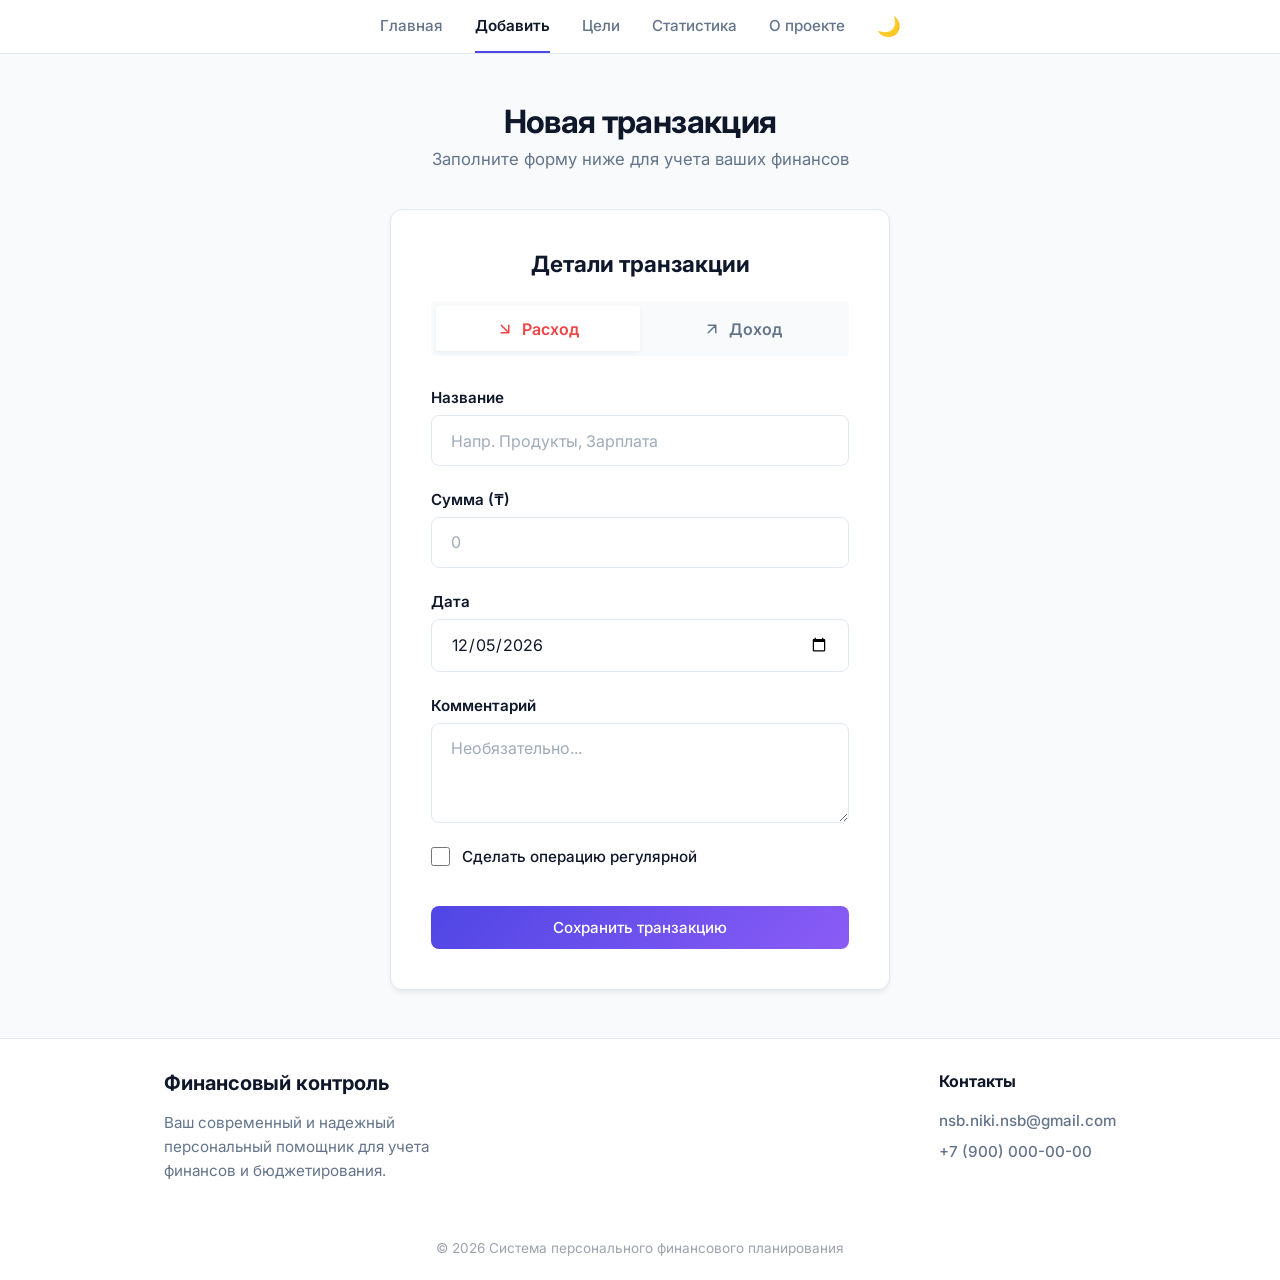
<file: form.html>
<!DOCTYPE html>
<html lang="ru">

<head>
    <meta charset="UTF-8">
    <meta name="viewport" content="width=device-width, initial-scale=1.0">
    <title>Добавить операцию</title>
    <script src="js/theme.js"></script>
    <link rel="stylesheet" href="css/style.css">
</head>

<body>
    <header>
        <nav>
            <a href="index.html">Главная</a>
            <a href="form.html" class="active">Добавить</a>
            <a href="goals.html">Цели</a>
            <a href="stats.html">Статистика</a>
            <a href="about.html">О проекте</a>
            <button onclick="toggleTheme()" class="theme-btn" style="background:transparent; border:none; font-size:1.2rem; cursor:pointer; display:flex; align-items:center;"><span class="theme-toggle-icon">🌙</span></button>
        </nav>
    </header>

    <main class="container">
        <h1 class="page-title">Новая транзакция</h1>
        <p class="page-subtitle">Заполните форму ниже для учета ваших финансов</p>

        <form id="form" class="card form-wrapper">
            <div class="form-header">Детали транзакции</div>

            <div class="type-switcher">
                <input type="radio" id="type-expense" name="type" value="expense" checked>
                <label for="type-expense" class="switcher-btn expense-btn">
                    <svg fill="none" stroke="currentColor" stroke-width="2" viewBox="0 0 24 24" style="width: 18px; height: 18px;"><path stroke-linecap="round" stroke-linejoin="round" d="M7 7L17 17M17 17H7M17 17V7"/></svg>
                    Расход
                </label>
                
                <input type="radio" id="type-income" name="type" value="income">
                <label for="type-income" class="switcher-btn income-btn">
                    <svg fill="none" stroke="currentColor" stroke-width="2" viewBox="0 0 24 24" style="width: 18px; height: 18px;"><path stroke-linecap="round" stroke-linejoin="round" d="M7 17L17 7M17 7H7M17 7V17"/></svg>
                    Доход
                </label>
            </div>

            <div class="input-group">
                <label>Название</label>
                <input type="text" id="title" class="input-control" placeholder="Напр. Продукты, Зарплата" autocomplete="off">
            </div>

            <div class="input-group">
                <label>Сумма (₸)</label>
                <input type="number" id="amount" class="input-control" placeholder="0">
            </div>

            <div class="input-group">
                <label>Дата</label>
                <input type="date" id="date" class="input-control">
            </div>

            <div class="input-group">
                <label>Комментарий</label>
                <textarea id="note" class="input-control" placeholder="Необязательно..."></textarea>
            </div>

            <div class="checkbox-group">
                <label class="checkbox-label" for="isRecurring">
                    <input type="checkbox" id="isRecurring" onchange="document.getElementById('intervalGroup').style.display = this.checked ? 'block' : 'none';">
                    Сделать операцию регулярной
                </label>
                
                <div id="intervalGroup" style="display: none; margin-top: 1rem;">
                    <div class="input-group">
                        <label>Частота повторения</label>
                        <select id="recurringInterval" class="input-control">
                            <option value="daily">Каждый день</option>
                            <option value="weekly">Раз в неделю</option>
                            <option value="biweekly">Раз в 2 недели</option>
                            <option value="monthly" selected>Раз в месяц</option>
                            <option value="yearly">Раз в год</option>
                        </select>
                    </div>
                </div>
            </div>

            <button type="submit" class="btn btn-primary" style="width: 100%; margin-top: 1rem;">
                Сохранить транзакцию
            </button>
        </form>
    </main>

    <footer>
        <div class="footer-container">
            <div class="footer-brand">
                <h4>Финансовый контроль</h4>
                <p>Ваш современный и надежный персональный помощник для учета финансов и бюджетирования.</p>
            </div>
            <div class="footer-links">
                <h4>Контакты</h4>
                <div class="footer-links-list">
                    <a href="mailto:nsb.niki.nsb@gmail.com">nsb.niki.nsb@gmail.com</a>
                    <a href="tel:+79000000000">+7 (900) 000-00-00</a>
                </div>
            </div>
        </div>
        <div class="footer-bottom">
            <p>&copy; 2026 Система персонального финансового планирования</p>
        </div>
    </footer>

    <script src="js/storage.js"></script>
    <script src="js/utils.js"></script>
    <script src="js/form.js"></script>
</body>
</html>
</file>
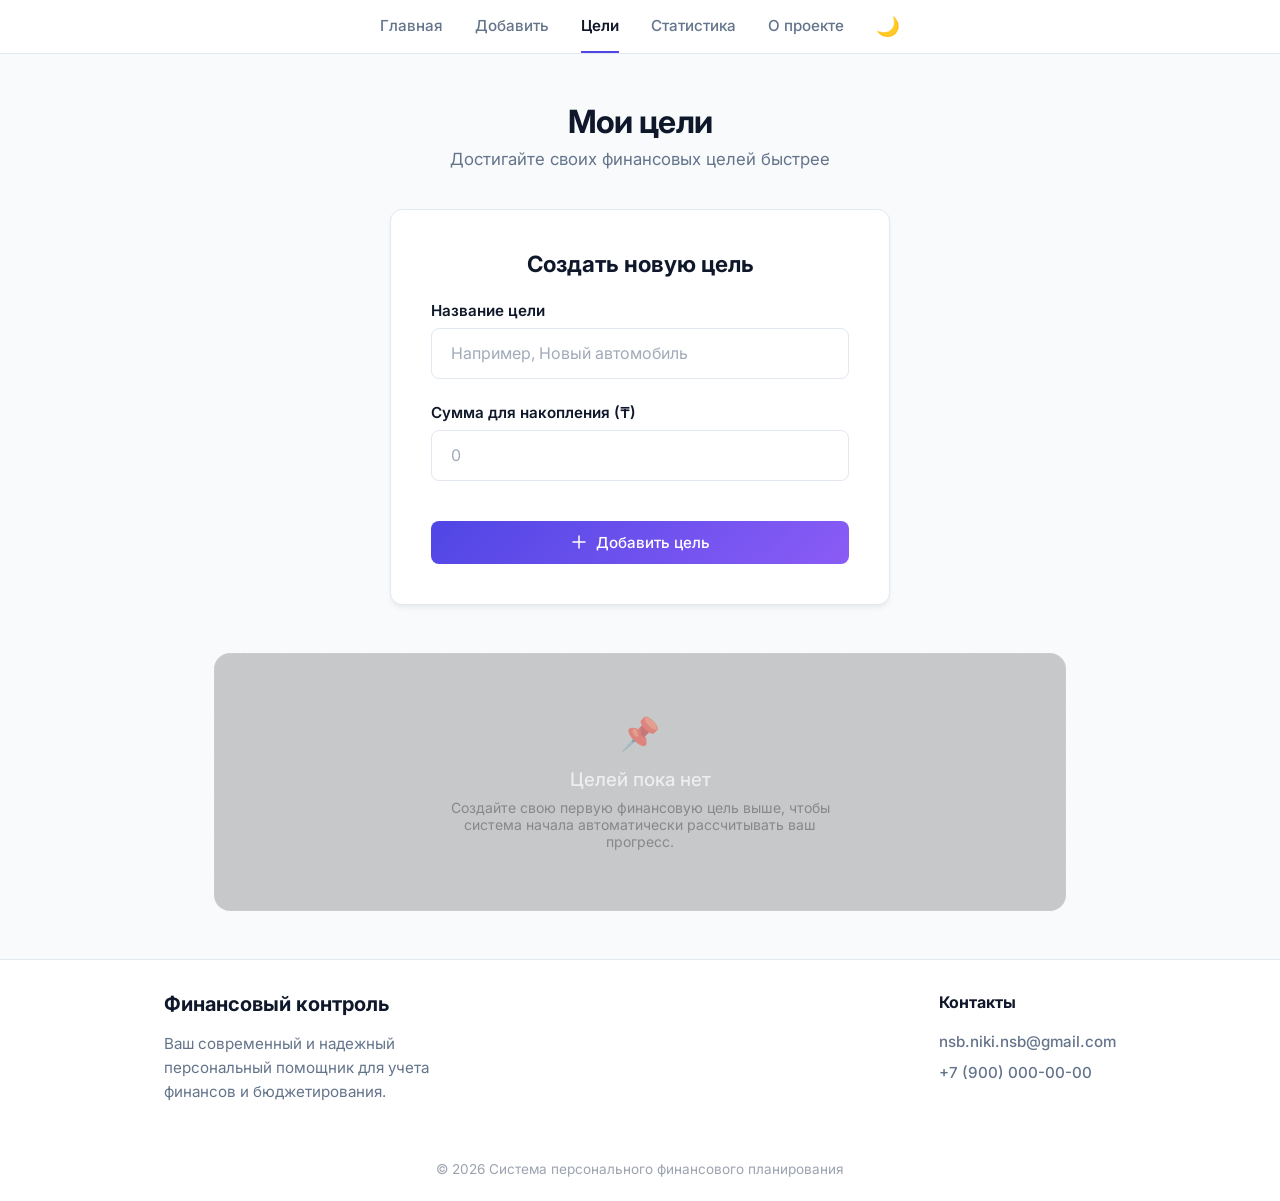
<file: goals.html>
<!DOCTYPE html>
<html lang="ru">

<head>
    <meta charset="UTF-8">
    <meta name="viewport" content="width=device-width, initial-scale=1.0">
    <title>Мои цели</title>
    <script src="js/theme.js"></script>
    <link rel="stylesheet" href="css/style.css">
</head>

<body>
    <header>
        <nav>
            <a href="index.html">Главная</a>
            <a href="form.html">Добавить</a>
            <a href="goals.html" class="active">Цели</a>
            <a href="stats.html">Статистика</a>
            <a href="about.html">О проекте</a>
            <button onclick="toggleTheme()" class="theme-btn" style="background:transparent; border:none; font-size:1.2rem; cursor:pointer; display:flex; align-items:center;"><span class="theme-toggle-icon">🌙</span></button>
        </nav>
    </header>

    <main class="container">
        <h1 class="page-title">Мои цели</h1>
        <p class="page-subtitle">Достигайте своих финансовых целей быстрее</p>

        <form id="goalForm" class="card form-wrapper">
            <div class="form-header">Создать новую цель</div>
            
            <div class="input-group">
                <label>Название цели</label>
                <input type="text" id="goalTitle" class="input-control" placeholder="Например, Новый автомобиль" autocomplete="off">
            </div>
            
            <div class="input-group">
                <label>Сумма для накопления (₸)</label>
                <input type="number" id="goalAmount" class="input-control" placeholder="0">
            </div>
            
            <button type="submit" class="btn btn-primary" style="width: 100%; margin-top: 1rem;">
                <svg fill="none" stroke="currentColor" stroke-width="2" viewBox="0 0 24 24" style="width: 18px; height: 18px;"><path stroke-linecap="round" stroke-linejoin="round" d="M12 4v16m8-8H4"/></svg>
                Добавить цель
            </button>
        </form>

        <div id="goalsList" class="goals-grid"></div>
    </main>

    <footer>
        <div class="footer-container">
            <div class="footer-brand">
                <h4>Финансовый контроль</h4>
                <p>Ваш современный и надежный персональный помощник для учета финансов и бюджетирования.</p>
            </div>
            <div class="footer-links">
                <h4>Контакты</h4>
                <div class="footer-links-list">
                    <a href="mailto:nsb.niki.nsb@gmail.com">nsb.niki.nsb@gmail.com</a>
                    <a href="tel:+79000000000">+7 (900) 000-00-00</a>
                </div>
            </div>
        </div>
        <div class="footer-bottom">
            <p>&copy; 2026 Система персонального финансового планирования</p>
        </div>
    </footer>

    <script src="js/storage.js"></script>
    <script src="js/utils.js"></script>
    <script src="js/goals.js"></script>
</body>

</html>
</file>
<file: css/style.css>
@import url('https://fonts.googleapis.com/css2?family=Inter:wght@400;500;600;700&display=swap');

:root {
    --bg-main: #f8fafc;
    --bg-card: #ffffff;
    --bg-input: #ffffff;
    --border-card: #e2e8f0;
    --border-input: #e2e8f0;
    
    --color-text: #0f172a;
    --color-muted: #64748b;
    
    --primary: #4f46e5;
    --primary-hover: #4338ca;
    --primary-gradient: linear-gradient(135deg, #4f46e5, #8b5cf6);
    
    --success: #10b981;
    --success-bg: #ecfdf5;
    
    --danger: #ef4444;
    --danger-bg: #fef2f2;
    
    --radius-lg: 12px;
    --radius-md: 8px;
    --radius-sm: 4px;
    
    --transition: all 0.2s ease;
    --shadow-soft: 0 4px 6px -1px rgba(0, 0, 0, 0.05), 0 2px 4px -1px rgba(0, 0, 0, 0.03);
    --shadow-hover: 0 10px 15px -3px rgba(0, 0, 0, 0.1), 0 4px 6px -2px rgba(0, 0, 0, 0.05);
    
    --card-backdrop: none;
}

[data-theme="dark"] {
    --bg-main: #05050A;
    --bg-card: rgba(30, 30, 40, 0.4);
    --bg-input: rgba(0, 0, 0, 0.3);
    --border-card: rgba(255, 255, 255, 0.05);
    --border-input: rgba(255, 255, 255, 0.1);
    
    --color-text: #f8fafc;
    --color-muted: #94a3b8;
    
    --primary: #6366f1;
    --primary-hover: #818cf8;
    --primary-gradient: linear-gradient(135deg, #6366f1, #a855f7);
    
    --success: #10b981;
    --success-bg: rgba(16, 185, 129, 0.2);
    
    --danger: #ef4444;
    --danger-bg: rgba(239, 68, 68, 0.2);
    
    --shadow-soft: 0 8px 32px 0 rgba(0, 0, 0, 0.37);
    --shadow-hover: 0 8px 32px 0 rgba(0, 0, 0, 0.6);
    
    --card-backdrop: blur(16px);
}

[data-theme="dark"] body {
    background: radial-gradient(circle at top left, #1e1b4b, #05050A 40%, #05050A);
    background-attachment: fixed;
}

* { margin: 0; padding: 0; box-sizing: border-box; }

body {
    font-family: 'Inter', sans-serif;
    color: var(--color-text);
    background: var(--bg-main);
    min-height: 100vh;
    display: flex;
    flex-direction: column;
    -webkit-font-smoothing: antialiased;
}

.card {
    background: var(--bg-card);
    border: 1px solid var(--border-card);
    border-radius: var(--radius-lg);
    box-shadow: var(--shadow-soft);
    backdrop-filter: var(--card-backdrop);
    -webkit-backdrop-filter: var(--card-backdrop);
    transition: var(--transition);
}

/* Header & Nav */
header {
    position: sticky;
    top: 0;
    z-index: 100;
    padding: 0;
    margin-bottom: 2rem;
    display: block;
    background: var(--bg-card);
    backdrop-filter: var(--card-backdrop);
    -webkit-backdrop-filter: var(--card-backdrop);
    border-bottom: 1px solid var(--border-card);
}

nav {
    display: flex;
    justify-content: center;
    gap: 2rem;
    padding: 0;
    pointer-events: auto;
    overflow-x: auto;
    scrollbar-width: none;
    max-width: 900px;
    margin: 0 auto;
}
nav::-webkit-scrollbar { display: none; }

nav a {
    color: var(--color-muted);
    text-decoration: none;
    font-weight: 500;
    font-size: 0.95rem;
    padding: 1rem 0;
    border-bottom: 2px solid transparent;
    transition: var(--transition);
    white-space: nowrap;
}

nav a:hover {
    color: var(--color-text);
}

nav a.active {
    color: var(--color-text);
    font-weight: 600;
    border-bottom: 2px solid var(--primary);
    pointer-events: none;
}

/* Typography */
.page-title {
    text-align: center;
    margin: 1rem 0 0.5rem;
    font-size: 2rem;
    font-weight: 700;
    letter-spacing: -0.02em;
    color: var(--color-text);
}

.page-subtitle {
    text-align: center;
    color: var(--color-muted);
    margin-bottom: 2.5rem;
    font-size: 1.05rem;
}

/* Common Container */
.container {
    max-width: 900px;
    margin: 0 auto;
    padding: 0 1.5rem;
    flex: 1;
    width: 100%;
}

/* Buttons */
.btn {
    display: inline-flex;
    align-items: center;
    justify-content: center;
    padding: 0.75rem 1.5rem;
    border-radius: var(--radius-md);
    font-weight: 500;
    font-size: 0.95rem;
    border: 1px solid transparent;
    cursor: pointer;
    transition: var(--transition);
    font-family: inherit;
    gap: 0.5rem;
}

.btn-primary {
    background: var(--primary-gradient);
    color: white;
    border: none;
}

.btn-primary:hover {
    box-shadow: 0 4px 12px rgba(79, 70, 229, 0.4);
}

.center-btn-wrapper {
    display: flex;
    justify-content: center;
    margin: 2.5rem 0;
}

/* Dashboard Summary */
.dashboard-summary {
    display: grid;
    grid-template-columns: repeat(3, 1fr);
    gap: 1.5rem;
    margin-bottom: 3rem;
}

.summary-card {
    padding: 1.5rem;
    display: flex;
    flex-direction: column;
    justify-content: center;
}

.summary-card:hover {
    box-shadow: var(--shadow-hover);
}

.balance-card {
    background: var(--primary);
    border: 1px solid var(--primary);
    text-align: center;
    color: white;
}

.balance-card .label {
    font-size: 0.9rem;
    text-transform: uppercase;
    letter-spacing: 0.05em;
    opacity: 0.9;
    margin-bottom: 0.5rem;
}

.balance-card .value {
    font-size: 2.5rem;
    font-weight: 700;
}

.stat-card {
    display: flex;
    align-items: center;
    gap: 1rem;
}

.stat-icon {
    width: 3.5rem;
    height: 3.5rem;
    border-radius: var(--radius-md);
    display: flex;
    align-items: center;
    justify-content: center;
    flex-shrink: 0;
}

.stat-icon.income { background: var(--success-bg); color: var(--success); }
.stat-icon.expense { background: var(--danger-bg); color: var(--danger); }

.stat-info .label {
    font-size: 0.9rem;
    color: var(--color-muted);
    font-weight: 500;
}

.stat-info .value {
    font-size: 1.7rem;
    font-weight: 700;
    margin-top: 0.25rem;
}

.value.income { color: var(--color-text); }
.value.expense { color: var(--color-text); }

/* Form Elements */
.form-wrapper {
    max-width: 500px;
    margin: 0 auto 3rem;
    padding: 2.5rem;
}

.form-header {
    font-size: 1.4rem;
    font-weight: 700;
    margin-bottom: 1.5rem;
    text-align: center;
}

.type-switcher {
    display: flex;
    background: var(--bg-main);
    border-radius: var(--radius-sm);
    padding: 0.3rem;
    margin-bottom: 2rem;
}

.type-switcher input[type="radio"] { display: none; }

.switcher-btn {
    flex: 1;
    text-align: center;
    padding: 0.8rem;
    cursor: pointer;
    border-radius: calc(var(--radius-sm) - 2px);
    font-weight: 600;
    color: var(--color-muted);
    transition: var(--transition);
    display: flex;
    align-items: center;
    justify-content: center;
    gap: 0.5rem;
}

#type-expense:checked ~ .expense-btn {
    background: var(--bg-card);
    color: var(--danger);
    box-shadow: 0 2px 5px rgba(0,0,0,0.05);
}

#type-income:checked ~ .income-btn {
    background: var(--bg-card);
    color: var(--success);
    box-shadow: 0 2px 5px rgba(0,0,0,0.05);
}

.input-group {
    display: flex;
    flex-direction: column;
    gap: 0.5rem;
    margin-bottom: 1.5rem;
}

.input-group label {
    font-size: 0.95rem;
    color: var(--color-text);
    font-weight: 600;
}

.input-control {
    background: var(--bg-input);
    border: 1px solid var(--border-input);
    border-radius: var(--radius-md);
    padding: 0.9rem 1.2rem;
    color: var(--color-text);
    font-family: inherit;
    font-size: 1rem;
    transition: var(--transition);
    outline: none;
    width: 100%;
}

.input-control::placeholder {
    color: var(--color-muted);
    opacity: 0.6;
}

.input-control:focus {
    border-color: var(--primary);
    box-shadow: 0 0 0 3px rgba(79, 70, 229, 0.1);
}

textarea.input-control {
    resize: vertical;
    min-height: 100px;
}

.checkbox-group {
    margin: 1.5rem 0;
}

.checkbox-label {
    display: flex;
    align-items: center;
    gap: 0.75rem;
    cursor: pointer;
    font-size: 0.95rem;
    font-weight: 500;
    color: var(--color-text);
}

.checkbox-label input[type="checkbox"] {
    width: 1.2rem;
    height: 1.2rem;
    accent-color: var(--primary);
}

/* List & Cards */
.date-group-header {
    font-size: 0.9rem;
    color: var(--color-muted);
    text-transform: uppercase;
    letter-spacing: 0.05em;
    font-weight: 600;
    margin: 2.5rem 0 1rem;
    padding-bottom: 0.5rem;
}

.transaction-card {
    display: flex;
    align-items: center;
    padding: 1rem 1.5rem;
    margin-bottom: 0.75rem;
    border-radius: var(--radius-md);
    transition: var(--transition);
    background: var(--bg-card);
    backdrop-filter: var(--card-backdrop);
    -webkit-backdrop-filter: var(--card-backdrop);
    border: 1px solid var(--border-card);
}

.transaction-card:hover {
    box-shadow: var(--shadow-hover);
}

.tx-icon {
    width: 3rem;
    height: 3rem;
    border-radius: var(--radius-sm);
    display: flex;
    align-items: center;
    justify-content: center;
    margin-right: 1.25rem;
    flex-shrink: 0;
}

.tx-icon.income { background: var(--success-bg); color: var(--success); }
.tx-icon.expense { background: var(--danger-bg); color: var(--danger); }

.tx-details { flex: 1; overflow: hidden; }
.tx-title { font-weight: 600; font-size: 1.1rem; white-space: nowrap; overflow: hidden; text-overflow: ellipsis; }
.tx-note { font-size: 0.9rem; color: var(--color-muted); margin-top: 0.25rem; }

.tx-amount {
    font-weight: 700;
    font-size: 1.2rem;
    white-space: nowrap;
}
.tx-amount.income { color: var(--success); }
.tx-amount.expense { color: var(--danger); }

.btn-icon {
    background: transparent;
    border: none;
    color: #cbd5e1;
    width: 2.5rem;
    height: 2.5rem;
    border-radius: 50%;
    display: flex;
    align-items: center;
    justify-content: center;
    cursor: pointer;
    transition: var(--transition);
    margin-left: 1rem;
}

.btn-icon:hover {
    background: var(--danger-bg);
    color: var(--danger);
}

/* Stats */
.stats-wrapper {
    max-width: 600px;
    margin: 0 auto 3rem;
    padding: 3rem 2.5rem;
    position: relative;
    background: var(--bg-card);
    backdrop-filter: var(--card-backdrop);
    -webkit-backdrop-filter: var(--card-backdrop);
    border-radius: var(--radius-lg);
    border: 1px solid var(--border-card);
}

.stats-summary {
    position: absolute;
    top: 50%;
    left: 50%;
    transform: translate(-50%, -50%);
    text-align: center;
    pointer-events: none;
}

.stats-summary .label {
    font-size: 0.9rem;
    color: var(--color-muted);
    text-transform: uppercase;
    letter-spacing: 0.05em;
    font-weight: 600;
    margin-bottom: 0.2rem;
}

.stats-summary .value {
    font-size: 2.2rem;
    font-weight: 700;
}

.chart-container {
    height: 350px;
    width: 100%;
}

/* Goals */
.goals-grid {
    display: grid;
    grid-template-columns: repeat(auto-fill, minmax(300px, 1fr));
    gap: 1.5rem;
    margin-bottom: 3rem;
}

.goal-card {
    padding: 1.5rem;
    background: var(--bg-card);
    backdrop-filter: var(--card-backdrop);
    -webkit-backdrop-filter: var(--card-backdrop);
    border-radius: var(--radius-lg);
    border: 1px solid var(--border-card);
    display: flex;
    flex-direction: column;
}

.goal-card.completed {
    border: 2px solid var(--success);
    background: var(--success-bg);
}

.goal-header {
    display: flex;
    justify-content: space-between;
    align-items: flex-start;
    margin-bottom: 1.5rem;
}

.goal-title {
    font-weight: 700;
    font-size: 1.15rem;
    color: var(--color-text);
}

.goal-amounts {
    display: flex;
    justify-content: space-between;
    font-size: 0.95rem;
    color: var(--color-muted);
    margin-bottom: 0.75rem;
}

.goal-amounts b { color: var(--color-text); font-weight: 700; }

.progress-track {
    background: var(--bg-main);
    height: 10px;
    border-radius: 5px;
    overflow: hidden;
}

.progress-bar {
    height: 100%;
    background: var(--primary);
    transition: width 0.8s ease;
    border-radius: 5px;
}
.progress-bar.success { background: var(--success); }

/* Exchange Rates */
.exchange-rates-card {
    padding: 1.5rem;
    margin-bottom: 2.5rem;
}

.rates-title {
    font-size: 1.15rem;
    color: var(--color-text);
    margin-bottom: 1rem;
    font-weight: 700;
}

.rates-grid {
    display: grid;
    grid-template-columns: repeat(auto-fit, minmax(150px, 1fr));
    gap: 1rem;
}

.rate-item {
    background: var(--bg-main);
    padding: 1rem;
    border-radius: var(--radius-sm);
    text-align: center;
    border: 1px solid var(--border-card);
    transition: var(--transition);
}

.rate-item:hover {
    background: var(--bg-card);
    box-shadow: var(--shadow-soft);
}

.rate-currency {
    font-size: 0.95rem;
    color: var(--color-muted);
    font-weight: 600;
    margin-bottom: 0.25rem;
}

.rate-value {
    font-size: 1.3rem;
    font-weight: 700;
    color: var(--color-text);
}

.rate-item.loading {
    color: var(--color-muted);
    font-size: 0.95rem;
    padding: 1.5rem 1rem;
}

/* About Page */
.about-card {
    max-width: 700px;
    margin: 0 auto 3rem;
    padding: 3rem;
}

.creator-profile {
    display: flex;
    flex-direction: column;
    align-items: center;
    text-align: center;
    gap: 1.5rem;
    margin-bottom: 2.5rem;
}

.creator-avatar {
    width: 130px;
    height: 130px;
    border-radius: var(--radius-md);
    background: var(--border-card);
    overflow: hidden;
    flex-shrink: 0;
    box-shadow: 0 4px 15px rgba(0,0,0,0.05);
}

.creator-avatar img {
    width: 100%;
    height: 100%;
    object-fit: cover;
}

.creator-details h3 {
    color: var(--color-text);
    font-size: 1.8rem;
    font-weight: 700;
    margin-bottom: 0.5rem;
}

.creator-details p {
    color: var(--color-muted);
    margin-bottom: 0.5rem;
    font-size: 1.05rem;
}
.creator-details p strong { color: var(--color-text); font-weight: 600; margin-right: 0.5rem; }

.about-section {
    margin-bottom: 2rem;
}
.about-section h4 {
    text-align: center;
    margin-bottom: 1rem;
    color: var(--color-text);
    font-size: 1.5rem;
    font-weight: 700;
}
.about-section ul {
    list-style: none;
}
.about-section ul li {
    padding: 0.5rem 0;
    color: var(--color-muted);
    display: flex;
    align-items: center;
    gap: 0.75rem;
    font-size: 1.05rem;
}
.about-section ul li::before {
    content: '';
    display: inline-block;
    width: 8px;
    height: 8px;
    background: var(--primary);
    border-radius: 50%;
}

/* Benefits Grid */
.benefits-grid {
    display: grid;
    grid-template-columns: repeat(auto-fit, minmax(280px, 1fr));
    gap: 1.5rem;
    margin-top: 1.5rem;
}

.benefit-card {
    background: var(--bg-main);
    padding: 1.5rem;
    border-radius: var(--radius-md);
    border: 1px solid var(--border-card);
    transition: var(--transition);
    text-align: center;
}

.benefit-card:hover {
    box-shadow: var(--shadow-soft);
    background: var(--bg-card);
    border-color: var(--primary);
}

.benefit-icon {
    font-size: 1.8rem;
    margin-bottom: 1rem;
    display: inline-flex;
    align-items: center;
    justify-content: center;
    width: 3.5rem;
    height: 3.5rem;
    background: var(--bg-card);
    border-radius: var(--radius-sm);
    box-shadow: 0 4px 10px rgba(0,0,0,0.03);
}

.benefit-card h5 {
    font-size: 1.15rem;
    color: var(--color-text);
    margin-bottom: 0.5rem;
    font-weight: 700;
}

.benefit-card p {
    font-size: 0.95rem;
    color: var(--color-muted);
    line-height: 1.5;
}

hr.separator {
    border: none;
    height: 1px;
    background: var(--border-card);
    margin: 2rem 0;
}

/* Footer */
footer {
    margin-top: auto;
    padding: 2rem 0 1.5rem;
    background: var(--bg-card);
    backdrop-filter: var(--card-backdrop);
    -webkit-backdrop-filter: var(--card-backdrop);
    border-top: 1px solid var(--border-card);
}

.footer-container {
    max-width: 1000px;
    margin: 0 auto;
    padding: 0 1.5rem;
    display: flex;
    flex-wrap: wrap;
    justify-content: space-between;
    gap: 2rem;
}

.footer-brand h4 {
    font-size: 1.25rem;
    font-weight: 700;
    margin-bottom: 1rem;
    color: var(--color-text);
}

.footer-brand p {
    color: var(--color-muted);
    font-size: 0.95rem;
    max-width: 300px;
    line-height: 1.6;
}

.footer-links h4 {
    margin-bottom: 1.25rem;
    font-weight: 700;
    color: var(--color-text);
}

.footer-links-list {
    display: flex;
    flex-direction: column;
    gap: 0.75rem;
}

.footer-links-list a {
    color: var(--color-muted);
    text-decoration: none;
    font-size: 0.95rem;
    font-weight: 500;
    transition: var(--transition);
}

.footer-links-list a:hover {
    color: var(--primary);
}

.footer-bottom {
    text-align: center;
    margin-top: 2rem;
    padding-top: 1.5rem;
    font-size: 0.85rem;
    color: #9ca3af;
}

/* Responsive */
@media (max-width: 768px) {
    .dashboard-summary { grid-template-columns: 1fr; }
    .creator-profile { flex-direction: column; text-align: center; }
    .page-title { text-align: center; font-size: 2rem; }
    .page-subtitle { text-align: center; }
}
</file>
